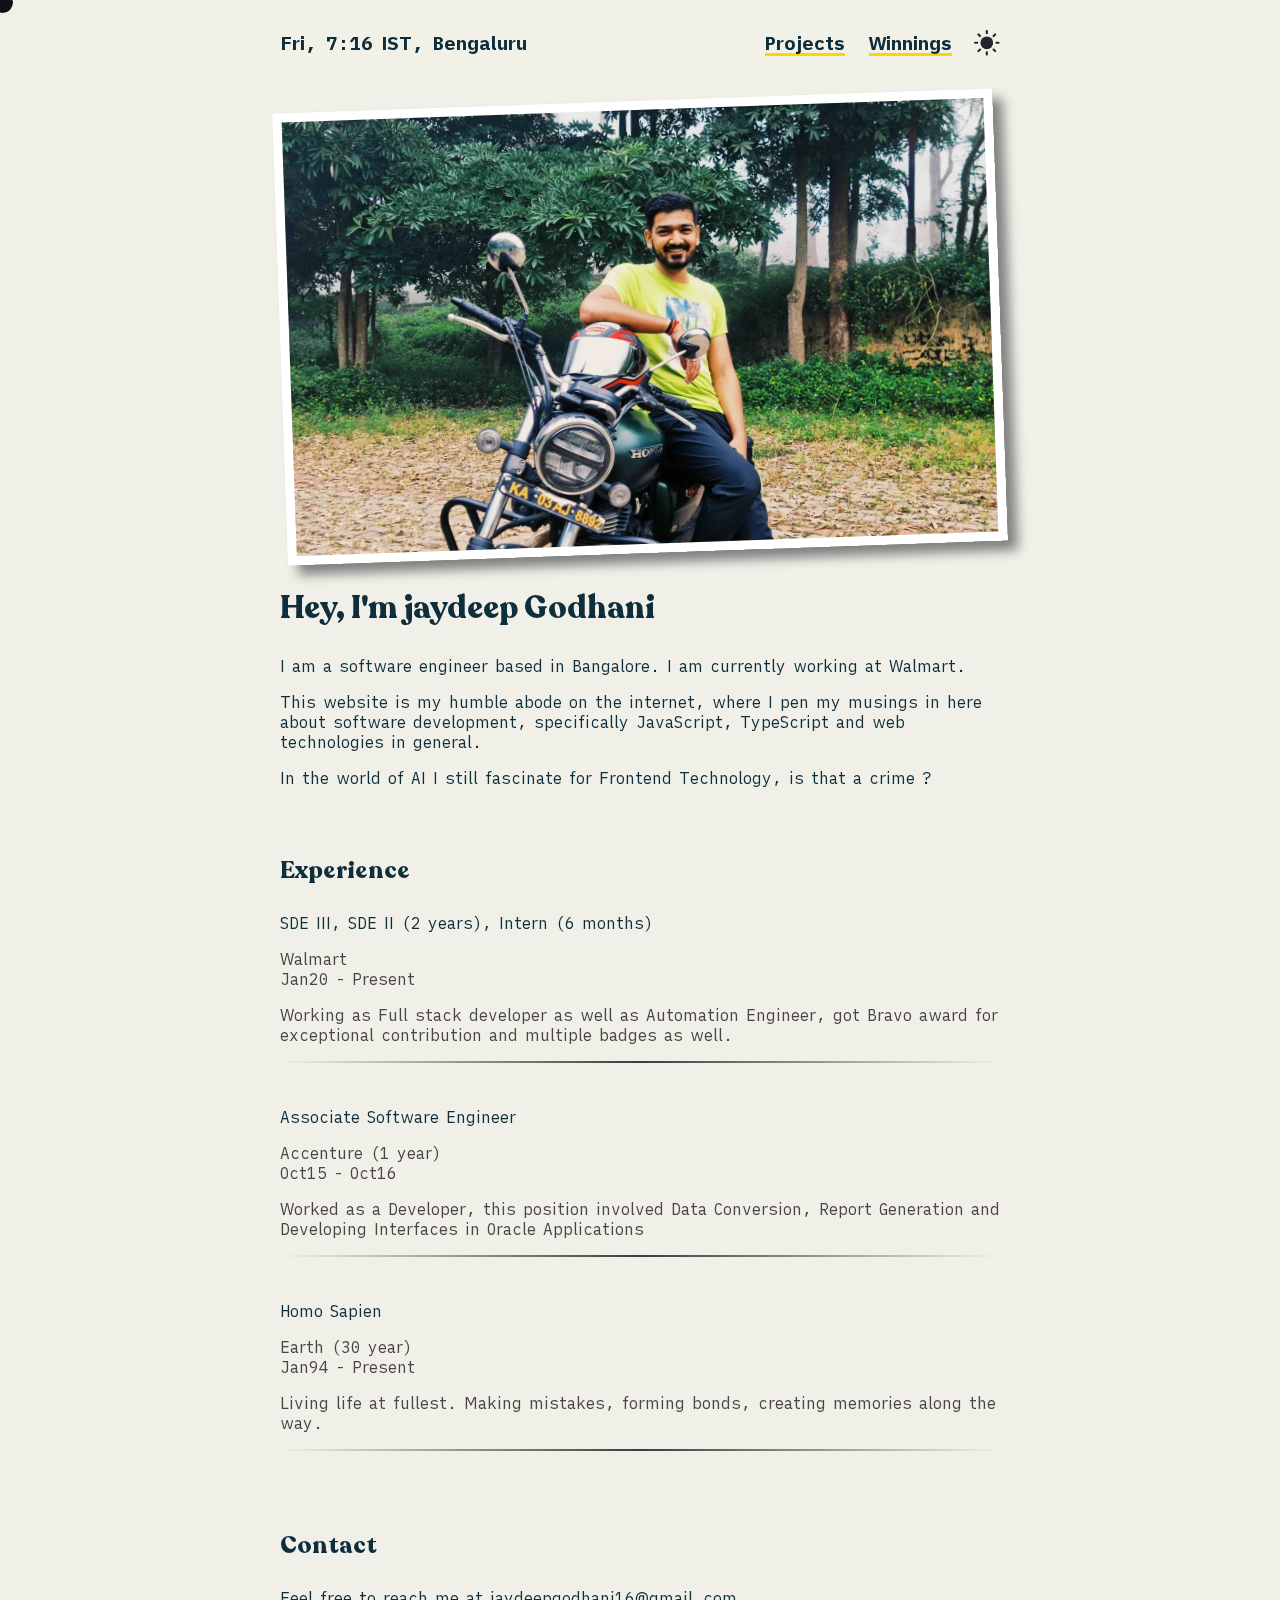
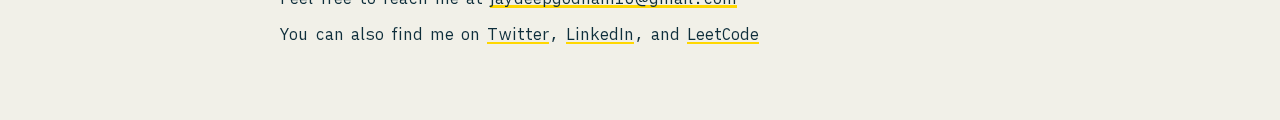
<file: index.html>
<!DOCTYPE html>
<html lang="en">

<head>
  <meta charset="UTF-8">
  <meta http-equiv="X-UA-Compatible" content="IE=edge">
  <meta name="viewport" content="width=device-width, initial-scale=1.0">
  <meta name="color-scheme" content="light dark">
  <title>JD's folio</title>
  <link rel="stylesheet" href="./style.css">
  <script src="components/footer.js" type="text/javascript" defer></script>
  <script>
    document.documentElement.dataset.theme = localStorage.getItem('theme-preference') || 'light';
  </script>
</head>

<body>
  <div id="invertedcursor"></div>
  <header class="nav">
    <span><a href="/index.html" id="time-header"></a></span>
    <span class="right-aligned"><a href="/projects.html" class="ngc">Projects</a>&nbsp;&nbsp;
    <span class="right-aligned"><a href="/winnings.html" class="ngc">Winnings</a>&nbsp;
        <button title="Toggles light &amp; dark" aria-label="light" aria-live="polite" class="theme-toggle"
          id="theme-toggle"><svg viewBox="0 0 24 24" aria-hidden="true" class="sun-and-moon" height="22" width="22">
            <mask class="moon" id="moon-mask">
              <rect fill="white" height="100%" width="100%" x="0" y="0"></rect>
              <circle cx="24" cy="10" fill="black" r="6"></circle>
            </mask>
            <circle class="sun" cx="12" cy="12" fill="currentColor" mask="url(#moon-mask)" r="6"></circle>
            <g class="sun-beams" stroke="currentColor">
              <line x1="12" x2="12" y1="1" y2="3"></line>
              <line x1="12" x2="12" y1="21" y2="23"></line>
              <line x1="4.22" x2="5.64" y1="4.22" y2="5.64"></line>
              <line x1="18.36" x2="19.78" y1="18.36" y2="19.78"></line>
              <line x1="1" x2="3" y1="12" y2="12"></line>
              <line x1="21" x2="23" y1="12" y2="12"></line>
              <line x1="4.22" x2="5.64" y1="19.78" y2="18.36"></line>
              <line x1="18.36" x2="19.78" y1="5.64" y2="4.22"></line>
            </g>
          </svg></button>
      </span>
  </header>

  <div class="centered">
    <img src="./statics/photu.jpeg" class="image-style" alt="Jaydeep on a bike" width="100%" height="auto" >
    <div class="padding-content">
      <div class="bold-font">Hey, I'm jaydeep Godhani</div>
      <p>I am a software engineer based in Bangalore. I am currently working at Walmart.</p>
      <p>This website is my humble abode on the internet, where I pen my musings in here about software development,
        specifically JavaScript, TypeScript and web technologies in general.</p>
      <p>In the world of AI I still fascinate for Frontend Technology, is that a crime ?</p>
    </div>
    <div class="padding-content">
      <div class="semibold-font">Experience</div>
      <p>SDE III, SDE II (2 years), Intern (6 months)
      <div class="lightnormal-font">Walmart<span class="right-aligned">Jan20 - Present</span></div>
      </p>
      <p class="lightnormal-font">Working as Full stack developer as well as Automation Engineer, got Bravo award for
        exceptional contribution and multiple badges as well.</p>
      <hr>
      <br>

      <p>Associate Software Engineer
      <div class="lightnormal-font">Accenture (1 year)<span class="right-aligned">Oct15 - Oct16</span></div>
      </p>
      <p class="lightnormal-font">Worked as a Developer, this position involved Data Conversion, Report Generation and
        Developing Interfaces in Oracle Applications</p>
      <hr>
      <br>

      <p>Homo Sapien
      <div class="lightnormal-font">Earth (30 year)<span class="right-aligned">Jan94 - Present</span></div>
      </p>
      <p class="lightnormal-font">Living life at fullest. Making mistakes, forming bonds, creating memories along the way.</p>
      <hr>
      <br>
    </div>

    <footer-component></footer-component>
  </div>
  <script defer src="./actions.js"></script>
</body>

</html>
</file>
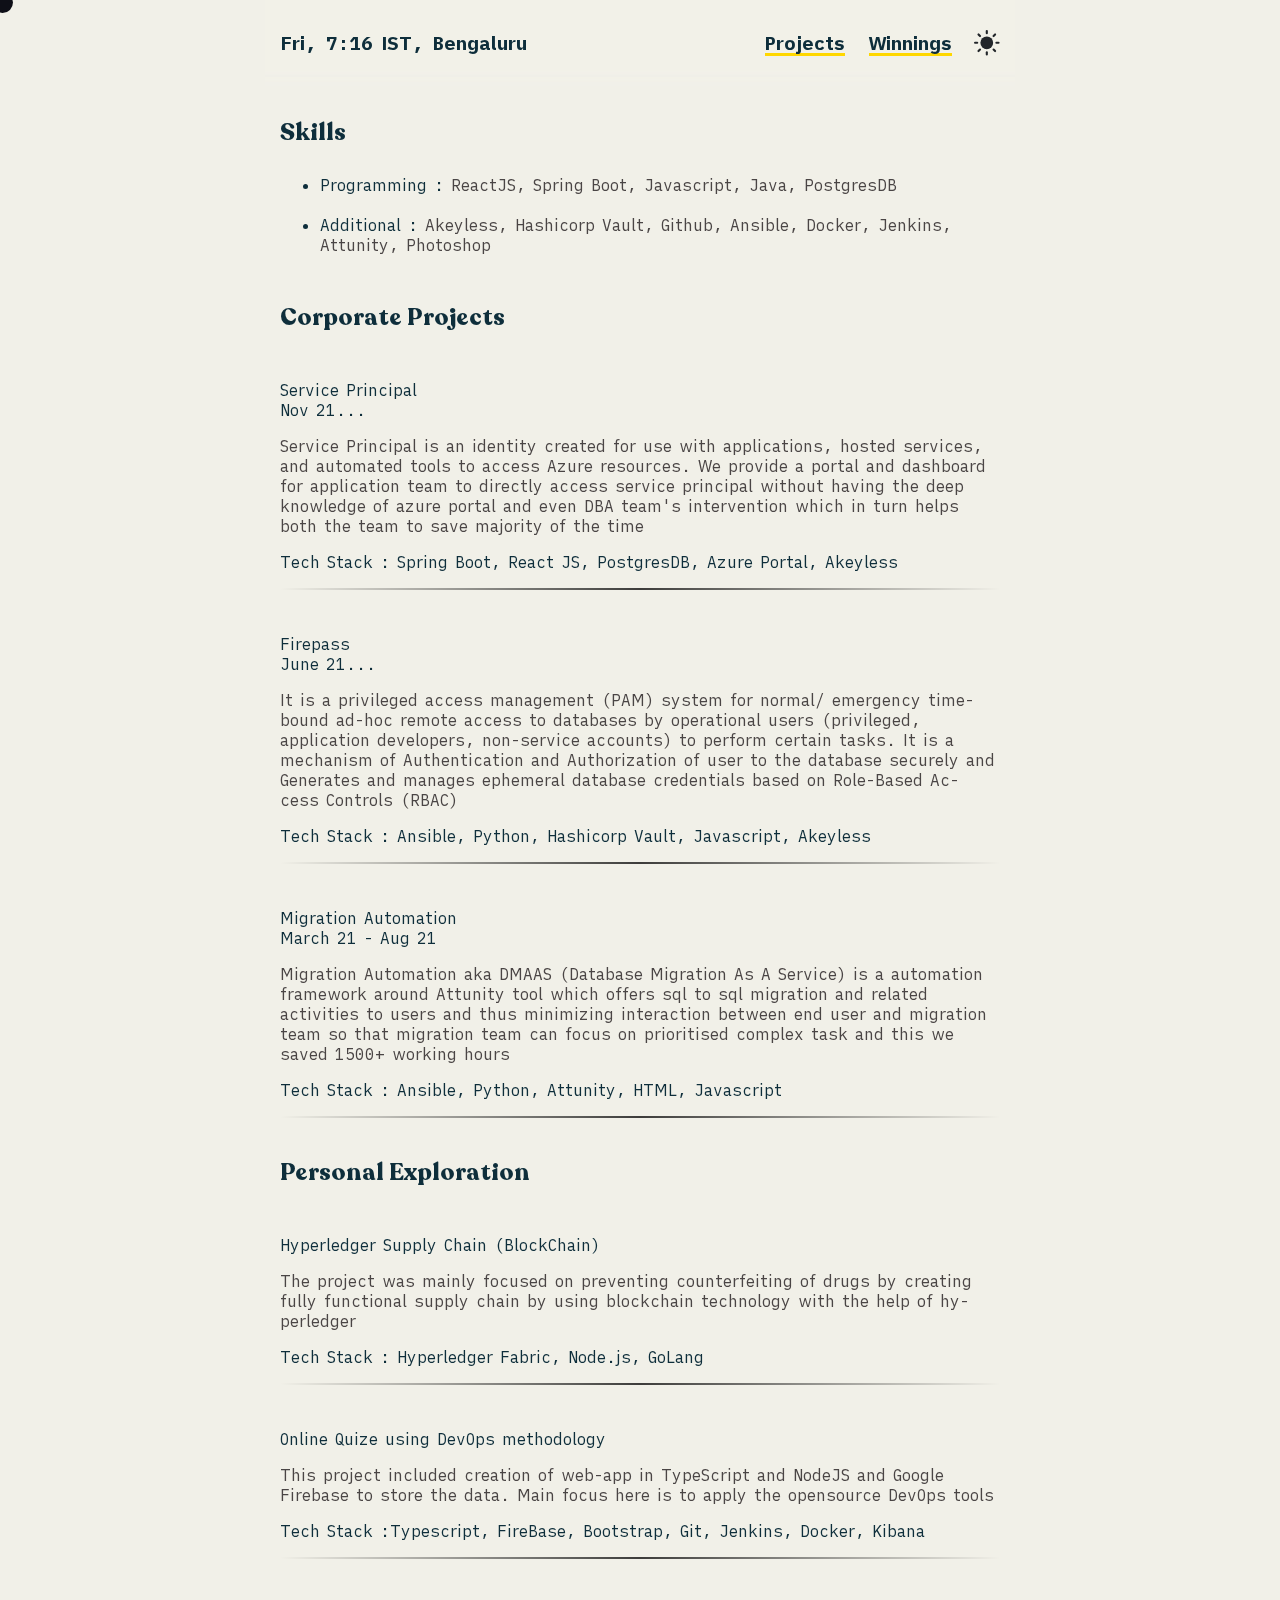
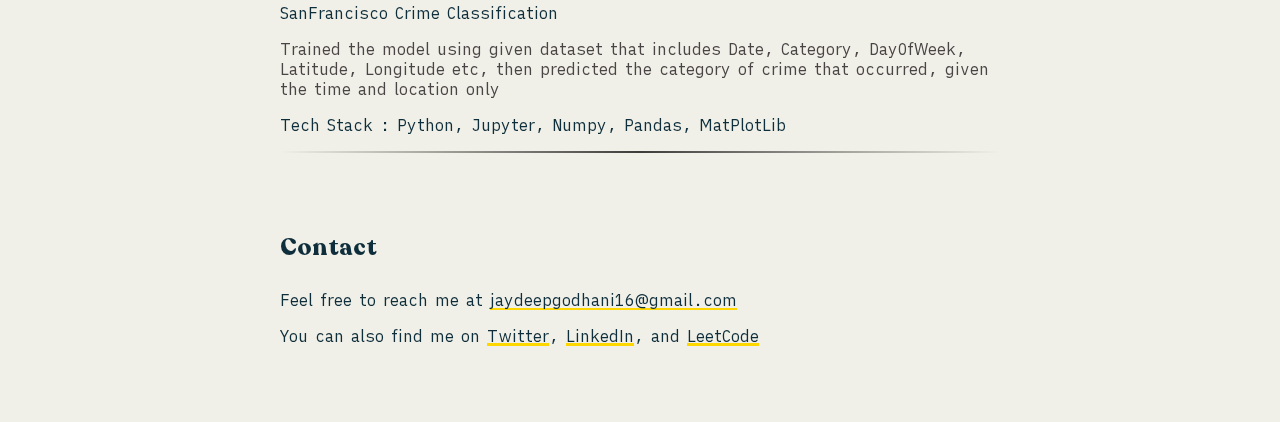
<file: projects.html>
<!DOCTYPE html>
<html lang="en">

<head>
  <meta charset="UTF-8">
  <meta http-equiv="X-UA-Compatible" content="IE=edge">
  <meta name="viewport" content="width=device-width, initial-scale=1.0">
  <meta name="color-scheme" content="light dark">
  <title>Projects</title>
  <link rel="stylesheet" href="./style.css">
  <script src="components/footer.js" type="text/javascript" defer></script>
  <script>
    document.documentElement.dataset.theme = localStorage.getItem('theme-preference') || 'light';
  </script>
</head>

<body>
  <header class="nav">
    <span><a href="/index.html" id="time-header"></a></span>
    <span class="right-aligned"><a href="/projects.html" class="ngc">Projects</a>&nbsp;&nbsp;
      <span class="right-aligned"><a href="/winnings.html" class="ngc">Winnings</a>&nbsp;
        <button title="Toggles light &amp; dark" aria-label="light" aria-live="polite" class="theme-toggle"
          id="theme-toggle"><svg viewBox="0 0 24 24" aria-hidden="true" class="sun-and-moon" height="22" width="22">
            <mask class="moon" id="moon-mask">
              <rect fill="white" height="100%" width="100%" x="0" y="0"></rect>
              <circle cx="24" cy="10" fill="black" r="6"></circle>
            </mask>
            <circle class="sun" cx="12" cy="12" fill="currentColor" mask="url(#moon-mask)" r="6"></circle>
            <g class="sun-beams" stroke="currentColor">
              <line x1="12" x2="12" y1="1" y2="3"></line>
              <line x1="12" x2="12" y1="21" y2="23"></line>
              <line x1="4.22" x2="5.64" y1="4.22" y2="5.64"></line>
              <line x1="18.36" x2="19.78" y1="18.36" y2="19.78"></line>
              <line x1="1" x2="3" y1="12" y2="12"></line>
              <line x1="21" x2="23" y1="12" y2="12"></line>
              <line x1="4.22" x2="5.64" y1="19.78" y2="18.36"></line>
              <line x1="18.36" x2="19.78" y1="5.64" y2="4.22"></line>
            </g>
          </svg></button>
      </span>
  </header>
  <div id="invertedcursor"></div>

  <div class="centered">
    <div class="padding-content">

      <div class="semibold-font">Skills</div>

      <ul>
        <li>Programming : <span class="lightnormal-font">ReactJS, Spring Boot, Javascript, Java, PostgresDB</span></li><br>
        <li>Additional : <span class="lightnormal-font">Akeyless, Hashicorp Vault, Github, Ansible, Docker, Jenkins, Attunity, Photoshop</span></li><br>
      </ul>

      <div class="semibold-font">Corporate Projects</div>

      <br>
      <p>
      <div>Service Principal<span class="right-aligned">Nov 21...</span></div>
      </p>
      <p class="lightnormal-font">Service Principal is an identity created for use with applications, hosted services,
        and automated tools to access Azure resources. We provide a portal and dashboard for application team to
        directly access service principal without having the deep knowledge of azure portal and even DBA team's
        intervention which in turn helps both the team to save majority of the time</p>
      <p>Tech Stack : Spring Boot, React JS, PostgresDB, Azure Portal, Akeyless</p>
      <hr>
      <br>

      <p>
      <div>Firepass<span class="right-aligned">June 21...</span></div>
      </p>
      <p class="lightnormal-font">It is a privileged access management (PAM) system for normal/ emergency time-bound
        ad-hoc remote access to databases by operational users (privileged, application developers, non-service
        accounts) to perform certain tasks. It is a mechanism of Authentication and Authorization of user to the
        database securely and Generates and manages ephemeral database credentials based on Role-Based Ac- cess Controls
        (RBAC)</p>
      <p>Tech Stack : Ansible, Python, Hashicorp Vault, Javascript, Akeyless</p>
      <hr>
      <br>

      <p>
      <div>Migration Automation<span class="right-aligned">March 21 - Aug 21</span></div>
      </p>
      <p class="lightnormal-font">Migration Automation aka DMAAS (Database Migration As A Service) is a automation
        framework around Attunity tool which offers sql to sql migration and related activities to users and thus
        minimizing interaction between end user and migration team so that migration team can focus on prioritised
        complex task and this we saved 1500+ working hours</p>
      <p>Tech Stack : Ansible, Python, Attunity, HTML, Javascript</p>
      <hr>
      <br>

      <div class="semibold-font">Personal Exploration</div>

      <br>
      <p>
      <div>Hyperledger Supply Chain (BlockChain)</div>
      </p>
      <p class="lightnormal-font">The project was mainly focused on preventing counterfeiting of drugs by creating fully
        functional supply chain by using blockchain technology with the help of hy- perledger</p>
      <p>Tech Stack : Hyperledger Fabric, Node.js, GoLang</p>
      <hr>
      <br>

      <p>
      <div>Online Quize using DevOps methodology</div>
      </p>
      <p class="lightnormal-font">This project included creation of web-app in TypeScript and NodeJS and Google Firebase
        to store the data. Main focus here is to apply the opensource DevOps tools</p>
      <p>Tech Stack :Typescript, FireBase, Bootstrap, Git, Jenkins, Docker, Kibana</p>
      <hr>
      <br>

      <p>
      <div>SanFrancisco Crime Classification</div>
      </p>
      <p class="lightnormal-font">Trained the model using given dataset that includes Date, Category, DayOfWeek,
        Latitude, Longitude etc, then predicted the category of crime that occurred, given the time and location only
      </p>
      <p>Tech Stack : Python, Jupyter, Numpy, Pandas, MatPlotLib</p>
      <hr>
      <br>

    </div>

    <footer-component></footer-component>
  </div>
  <script src="./actions.js"></script>
</body>

</html>
</file>
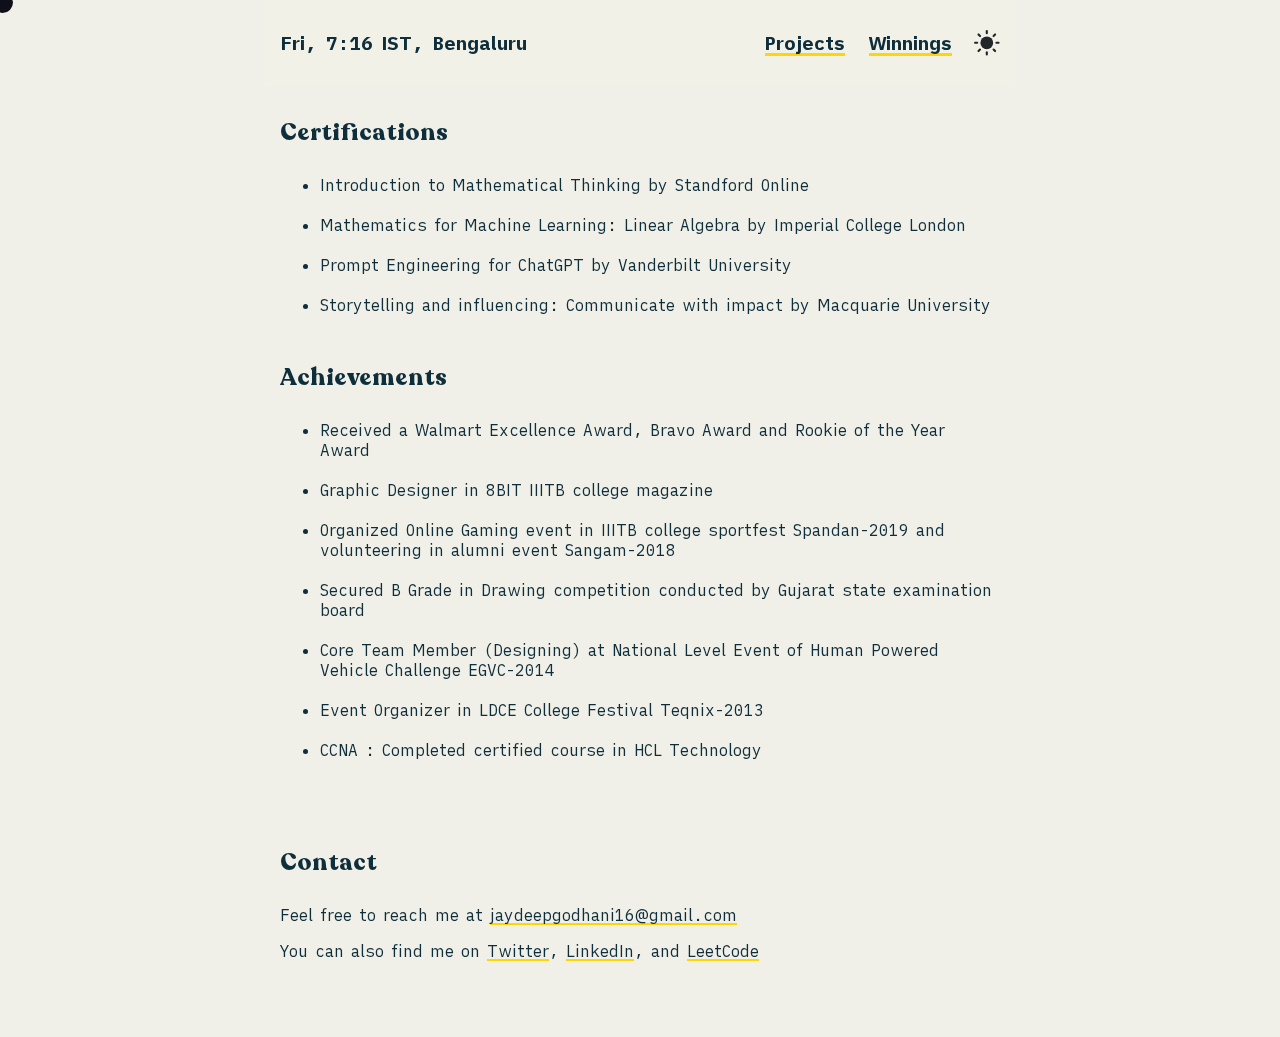
<file: winnings.html>
<!DOCTYPE html>
<html lang="en">

<head>
  <meta charset="UTF-8">
  <meta http-equiv="X-UA-Compatible" content="IE=edge">
  <meta name="viewport" content="width=device-width, initial-scale=1.0">
  <meta name="color-scheme" content="light dark">
  <title>Projects</title>
  <link rel="stylesheet" href="./style.css">
  <script src="components/footer.js" type="text/javascript" defer></script>
  <script>
    document.documentElement.dataset.theme = localStorage.getItem('theme-preference') || 'light';
  </script>
</head>

<body>
  <header class="nav">
    <span><a href="/index.html" id="time-header"></a></span>
    <span class="right-aligned"><a href="/projects.html" class="ngc">Projects</a>&nbsp;&nbsp;
      <span class="right-aligned"><a href="/winnings.html" class="ngc">Winnings</a>&nbsp;
        <button title="Toggles light &amp; dark" aria-label="light" aria-live="polite" class="theme-toggle"
          id="theme-toggle"><svg viewBox="0 0 24 24" aria-hidden="true" class="sun-and-moon" height="22" width="22">
            <mask class="moon" id="moon-mask">
              <rect fill="white" height="100%" width="100%" x="0" y="0"></rect>
              <circle cx="24" cy="10" fill="black" r="6"></circle>
            </mask>
            <circle class="sun" cx="12" cy="12" fill="currentColor" mask="url(#moon-mask)" r="6"></circle>
            <g class="sun-beams" stroke="currentColor">
              <line x1="12" x2="12" y1="1" y2="3"></line>
              <line x1="12" x2="12" y1="21" y2="23"></line>
              <line x1="4.22" x2="5.64" y1="4.22" y2="5.64"></line>
              <line x1="18.36" x2="19.78" y1="18.36" y2="19.78"></line>
              <line x1="1" x2="3" y1="12" y2="12"></line>
              <line x1="21" x2="23" y1="12" y2="12"></line>
              <line x1="4.22" x2="5.64" y1="19.78" y2="18.36"></line>
              <line x1="18.36" x2="19.78" y1="5.64" y2="4.22"></line>
            </g>
          </svg></button>
      </span>
  </header>
  <div id="invertedcursor"></div>

  <div class="centered">
    <div class="padding-content">
      <div class="semibold-font">Certifications</div>

      <ul>
        <li>Introduction to Mathematical Thinking by Standford Online</li><br>
        <li>Mathematics for Machine Learning: Linear Algebra by Imperial College London</li><br>
        <li>Prompt Engineering for ChatGPT by Vanderbilt University</li><br>
        <li>Storytelling and influencing: Communicate with impact by Macquarie University</li><br>
      </ul>

      <div class="semibold-font">Achievements</div>

      <ul>
        <li>Received a Walmart Excellence Award, Bravo Award and Rookie of the Year Award</li><br>
        <li>Graphic Designer in 8BIT IIITB college magazine</li><br>
        <li>Organized Online Gaming event in IIITB college sportfest Spandan-2019 and volunteering in alumni event
          Sangam-2018</li><br>
        <li>Secured B Grade in Drawing competition conducted by Gujarat state examination board</li><br>
        <li>Core Team Member (Designing) at National Level Event of Human Powered Vehicle Challenge EGVC-2014</li><br>
        <li>Event Organizer in LDCE College Festival Teqnix-2013</li><br>
        <li>CCNA : Completed certified course in HCL Technology</li><br>
      </ul>

    </div>

    <footer-component></footer-component>
  </div>
  <script src="./actions.js"></script>
</body>

</html>
</file>
<file: style.css>
/* @font-face {
  font-family: normalNoto;
  src: url(./fonts/notosans-regular-webfont.woff2);
} */

html {
  block-size: 100%;
  color-scheme: light
}

@font-face {
  font-family: extraboldRecoleta;
  src: url(./fonts/Recoleta-Bold.woff2);
}
@font-face {
  font-family: writerNormal;
  src: url(./fonts/iAWriterQuattroV.ttf);
}

* {
  cursor: none;
  box-sizing: border-box;
}

button, :hover {
  cursor: none;
}

[data-theme="light"] {
  --bg-color: #F1F0E8;
  --font-primary-color: #0e2e3b;
  --font-secondary-color: #4a4545;
  --hr-dark: rgb(0, 0, 0, 0);
  --hr-light: rgba(0, 0, 0, 0.75);
  --link-color: rgb(255, 215, 0);
}

[data-theme="dark"] {
  --bg-color: #0e2e3b;
  --font-primary-color: #d8d7c3;
  --font-secondary-color: #a6a6a6;
  --hr-dark: rgba(255,255,255,0);
  --hr-light: rgba(255, 255, 255, 0.75);
  --link-color: #9100f8;
}

.bold-font {
  font-family: extraboldRecoleta;
  font-weight: 600;
  font-size: xx-large;
  padding-top: 10px;
  padding-bottom: 10px;
}

.semibold-font {
  font-family: extraboldRecoleta;
  font-weight: 600;
  font-size: x-large;
  padding-top: 10px;
  padding-bottom: 10px;
}

.lightnormal-font {
  font-family: writerNormal;
  font-size: medium;
  color: var(--font-secondary-color);
}

.nav {
  padding: 30px 15px;
  font-size: larger;
  position: sticky;
  top: 0px;
  backdrop-filter: blur(7px) opacity(0.95);
  overflow: overlay;
  margin: auto;
  height: auto;
  display: flex;
  justify-content: space-between;
  z-index: 1;
  width: 750px;
  font-weight: bold;
}

.centered {
  width: 750px;
  overflow-wrap: break-word;
  position: relative;
  left: 0;
  right: 0;
  margin: auto;
  padding-left: 15px;
  padding-right: 15px;
}

.image-style {
  margin-top: 15px;
  transform: rotate(-2deg);
  border: 9px solid white;
  box-shadow: 10px 10px 12px gray;
}

body {
  background-color: var(--bg-color);
  color: var(--font-primary-color);
  position: relative;
  font-family: writerNormal;
  height: 100%;
  margin: 0%;
  scroll-behavior: smooth;
  transition: background-color 1s;
}

#invertedcursor {
  position: fixed;
  width: 1.3em;
  height: 1.3em;
  display: block;
  background: #ffffff;
  border-radius: 50%;
  top: var(--y, -0.5em);
  left: var(--x, -0.5em);
  /* transform: translate(-50%, -50%); */
  transition: transform 0.4s;
  z-index: 99;
  pointer-events: none;
  mix-blend-mode: difference;
}

/* .dotted {
  background-image: radial-gradient(#e0e0d9 10%, transparent 10%);
  background-position: 0 0, 40px 40px;
  background-size: 40px 40px;
} */

svg {
  vertical-align: middle;
  display: inline-block;
}

.padding-content {
  padding-top: 20px;
  padding-bottom: 20px;
}

a, a:link, a:visited {
  color: var(--font-primary-color);
  text-decoration: none;
}

a:hover {
  text-decoration: none;
}

a.ngc, a.ngc:link, a.ngc:visited {
  color: var(--font-primary-color);
  text-decoration: none;
  background-position-y: -0%;
  background-image: linear-gradient( transparent 50%, var(--link-color) 50%);
  transition: background 500ms ease;
  background-size: 2px;
  background-size: auto 175%;
}

a.ngc:hover {
  background-position-y: 100%;
}

hr {
  border: 0;
  height: 2px;
  background-image: linear-gradient(to right, var(--hr-dark), var(--hr-light), var(--hr-dark));
  /* background: #333;
  background-image: linear-gradient(to right, #ccc, #333, #ccc); */
}

#theme-toggle {
  margin: 0 0 0 10px;
}

.right-aligned{
  display: flex;
  flex-direction: row;
  justify-content: space-between;
}


@import"https://unpkg.com/open-props/easings.min.css";

.sun-and-moon>:is(.moon, .sun, .sun-beams) {
  transform-origin: center center
}

.sun-and-moon>:is(.moon, .sun) {
  fill: var(--icon-fill)
}

.theme-toggle:is(:hover, :focus-visible)>.sun-and-moon>:is(.moon, .sun) {
  fill: var(--icon-fill-hover)
}

.sun-and-moon>.sun-beams {
  stroke: var(--icon-fill);
  stroke-width: 2px
}

.theme-toggle:is(:hover, :focus-visible) .sun-and-moon>.sun-beams {
  stroke: var(--icon-fill-hover)
}

[data-theme=dark] .sun-and-moon>.sun {
  transform: scale(1.75)
}

[data-theme=dark] .sun-and-moon>.sun-beams {
  opacity: 0
}

[data-theme=dark] .sun-and-moon>.moon>circle {
  transform: translate(-7px)
}

@supports (cx: 1) {
  [data-theme=dark] .sun-and-moon>.moon>circle {
    transform: translate(0);
    cx: 17
  }
}

@media (prefers-reduced-motion: no-preference) {
  .sun-and-moon>.sun {
    transition: transform .5s var(--ease-elastic-3)
  }

  .sun-and-moon>.sun-beams {
    transition: transform .5s var(--ease-elastic-4), opacity .5s var(--ease-3)
  }

  .sun-and-moon .moon>circle {
    transition: transform .25s var(--ease-out-5)
  }

  @supports (cx: 1) {
    .sun-and-moon .moon>circle {
      transition: cx .25s var(--ease-out-5)
    }
  }

  [data-theme=dark] .sun-and-moon>.sun {
    transform: scale(1.75);
    transition-timing-function: var(--ease-3);
    transition-duration: .25s
  }

  [data-theme=dark] .sun-and-moon>.sun-beams {
    transform: rotate(-25deg);
    transition-duration: .15s
  }

  [data-theme=dark] .sun-and-moon>.moon>circle {
    transition-delay: .25s;
    transition-duration: .5s
  }
}

.theme-toggle {
  --size: 1.6rem;
  --icon-fill: hsl(210 10% 15%);
  --icon-fill-hover: hsl(180, 5%, 4%);
  background: none;
  border: none;
  padding: 0;
  inline-size: var(--size);
  block-size: var(--size);
  aspect-ratio: 1;
  border-radius: 50%;
  cursor: pointer;
  touch-action: manipulation;
  -webkit-tap-highlight-color: transparent;
  outline-offset: 5px
}

.theme-toggle>svg {
  inline-size: 100%;
  block-size: 100%;
  stroke-linecap: round
}

[data-theme=dark] .theme-toggle {
  --icon-fill: hsl(210 14% 70%);
  --icon-fill-hover: hsl(210 17% 90%)
}

@media (hover: none) {
  .theme-toggle {
    --size: 28px
  }
}

html[data-theme=dark] {
  color-scheme: dark
}

@supports not (color-scheme: dark) {
  html[data-theme=dark] {
    background: #111
  }
}
</file>
